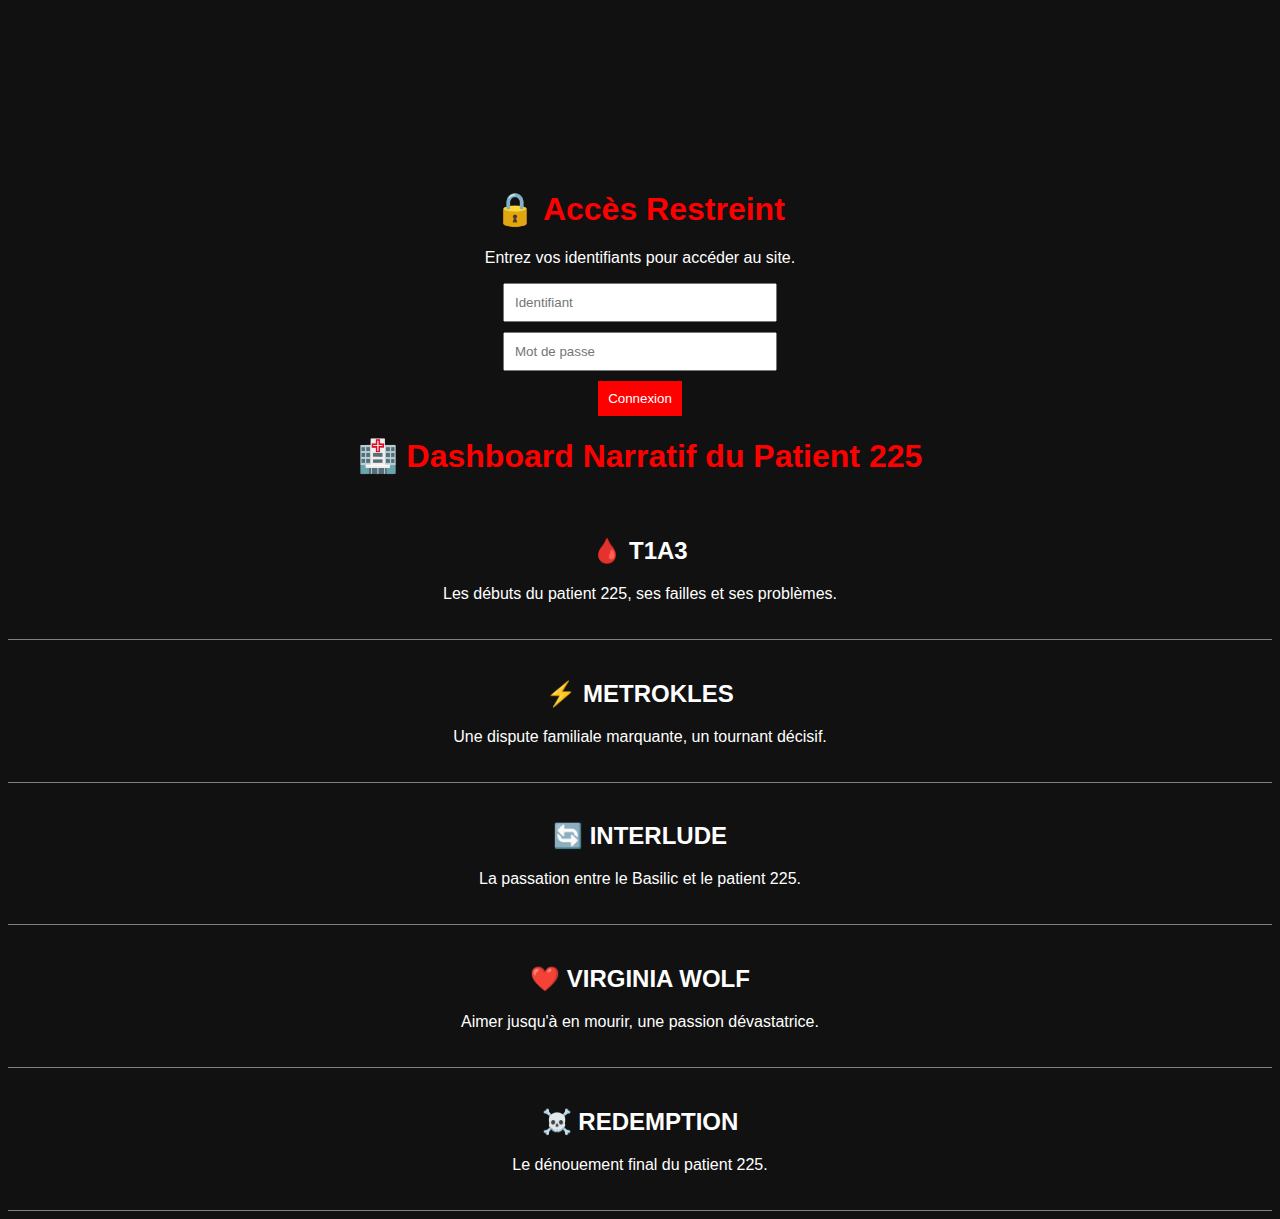
<file: index.html>
<!DOCTYPE html>
<html lang="fr">
<head>
    <meta charset="UTF-8">
    <meta name="viewport" content="width=device-width, initial-scale=1.0">
    <title>INSTITUT - Accès Sécurisé</title>
    <link rel="stylesheet" href="style.css">
</head>
<body>
    <div class="login-container">
        <h1>🔒 Accès Restreint</h1>
        <p>Entrez vos identifiants pour accéder au site.</p>
        <input type="text" id="username" placeholder="Identifiant">
        <input type="password" id="password" placeholder="Mot de passe">
        <button onclick="checkLogin()">Connexion</button>
        <p id="error-message"></p>
    </div>

    <script src="script.js"></script>
</body>
</html>
<!DOCTYPE html>
<html lang="fr">
<head>
    <meta charset="UTF-8">
    <meta name="viewport" content="width=device-width, initial-scale=1.0">
    <title>Dashboard Patient 225</title>
    <style>
        body { font-family: Arial, sans-serif; text-align: center; background-color: #111; color: white; }
        .section { padding: 20px; border-bottom: 1px solid gray; }
        h1 { color: red; }
    </style>
</head>
<body>
    <h1>🏥 Dashboard Narratif du Patient 225</h1>

    <div class="section">
        <h2>🩸 T1A3</h2>
        <p>Les débuts du patient 225, ses failles et ses problèmes.</p>
    </div>

    <div class="section">
        <h2>⚡ METROKLES</h2>
        <p>Une dispute familiale marquante, un tournant décisif.</p>
    </div>

    <div class="section">
        <h2>🔄 INTERLUDE</h2>
        <p>La passation entre le Basilic et le patient 225.</p>
    </div>

    <div class="section">
        <h2>❤️ VIRGINIA WOLF</h2>
        <p>Aimer jusqu'à en mourir, une passion dévastatrice.</p>
    </div>

    <div class="section">
        <h2>☠️ REDEMPTION</h2>
        <p>Le dénouement final du patient 225.</p>
    </div>
</body>
</html>
</file>
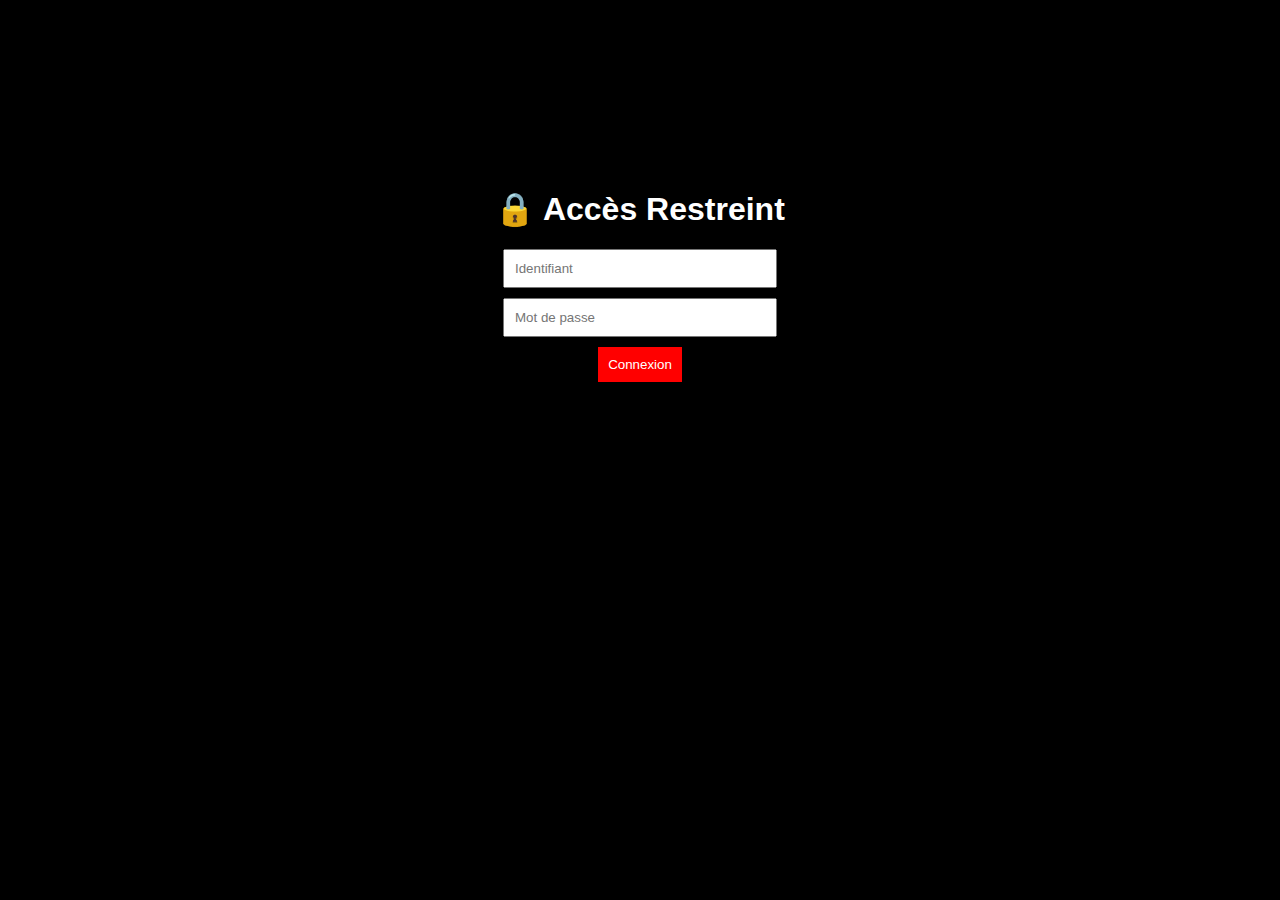
<file: index (1).html>
<!DOCTYPE html>
<html lang="fr">
<head>
    <meta charset="UTF-8">
    <meta name="viewport" content="width=device-width, initial-scale=1.0">
    <title>INSTITUT - Accès Sécurisé</title>
    <link rel="stylesheet" href="style.css">
</head>
<body>
    <div class="login-container">
        <h1>🔒 Accès Restreint</h1>
        <input type="text" id="username" placeholder="Identifiant">
        <input type="password" id="password" placeholder="Mot de passe">
        <button onclick="checkLogin()">Connexion</button>
        <p id="error-message"></p>
    </div>

    <script src="script.js"></script>
</body>
</html>
</file>
<file: style.css>
body {
    background-color: black;
    color: white;
    font-family: Arial, sans-serif;
    text-align: center;
}

.login-container {
    margin-top: 15%;
}

input {
    display: block;
    margin: 10px auto;
    padding: 10px;
    width: 250px;
}

button {
    background-color: red;
    color: white;
    padding: 10px;
    border: none;
    cursor: pointer;
}

button:hover {
    background-color: darkred;
}

#error-message {
    color: yellow;
    margin-top: 10px;
}
</file>
